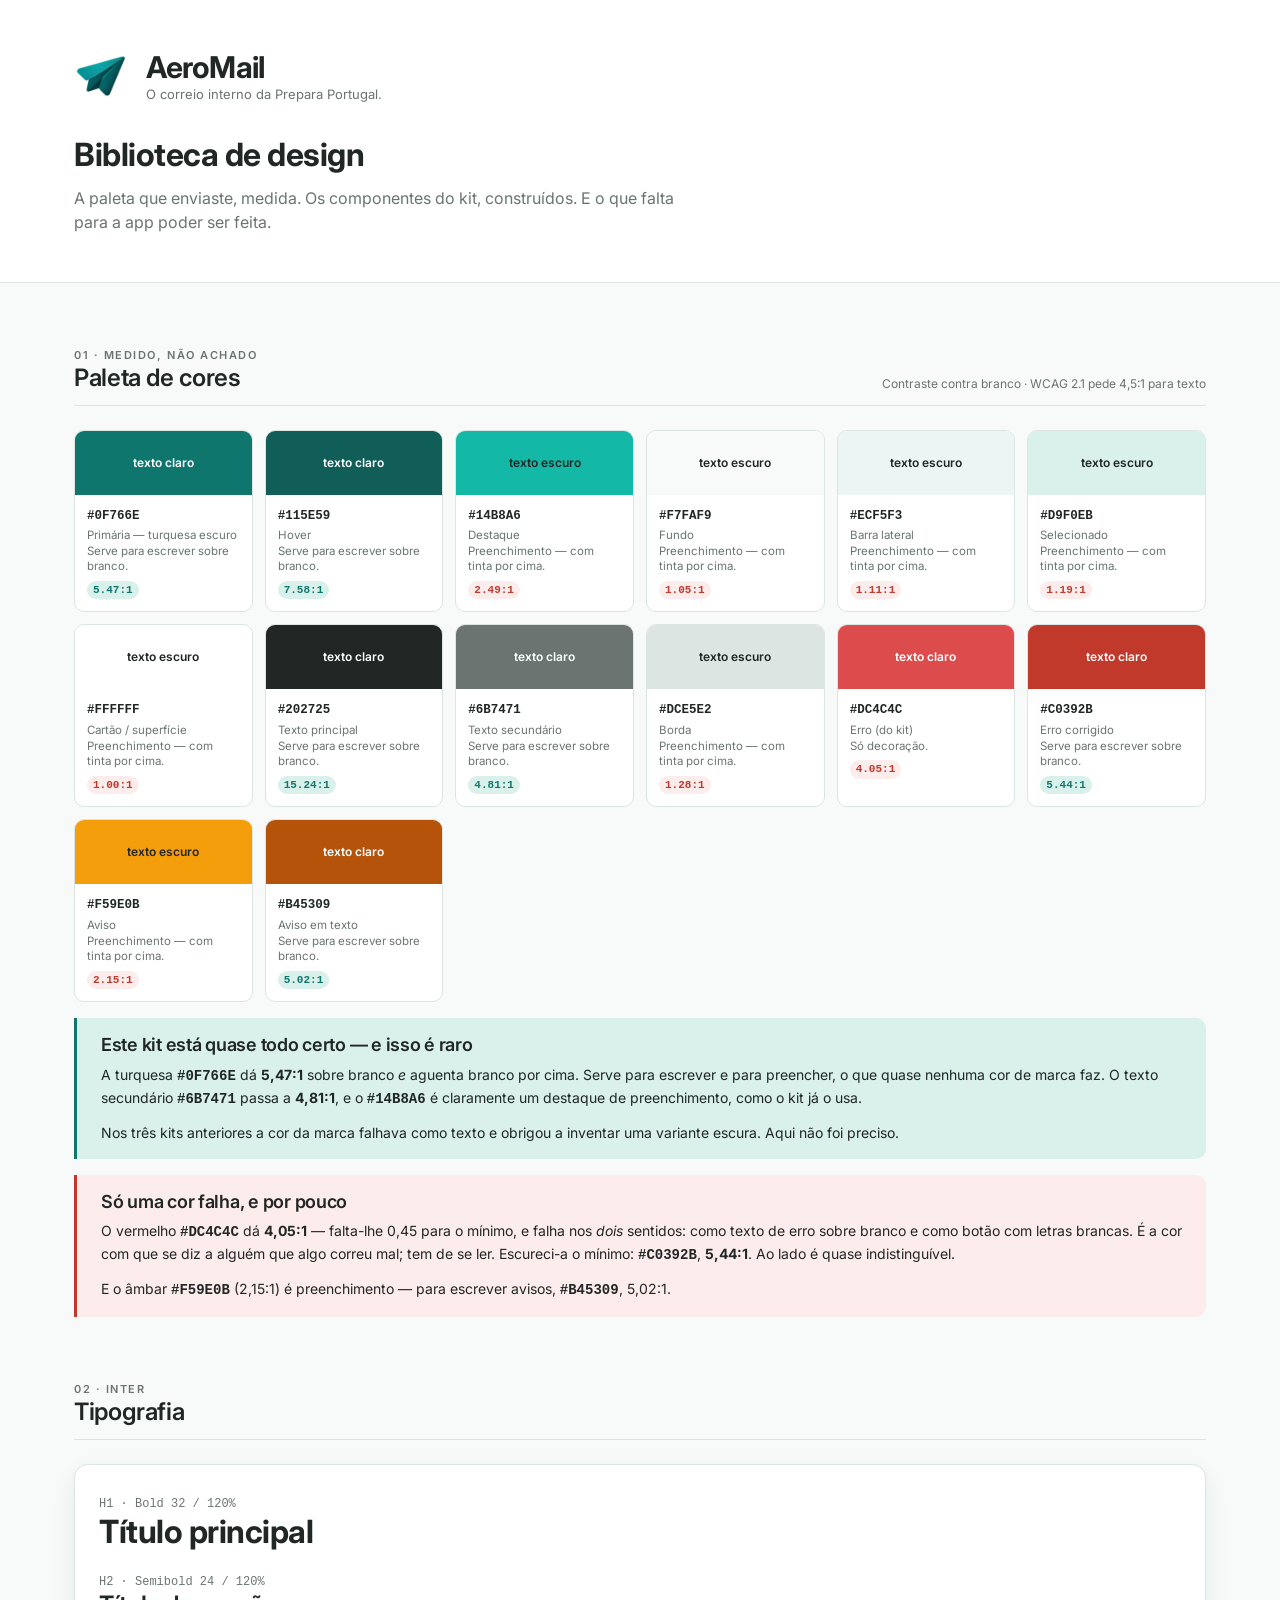
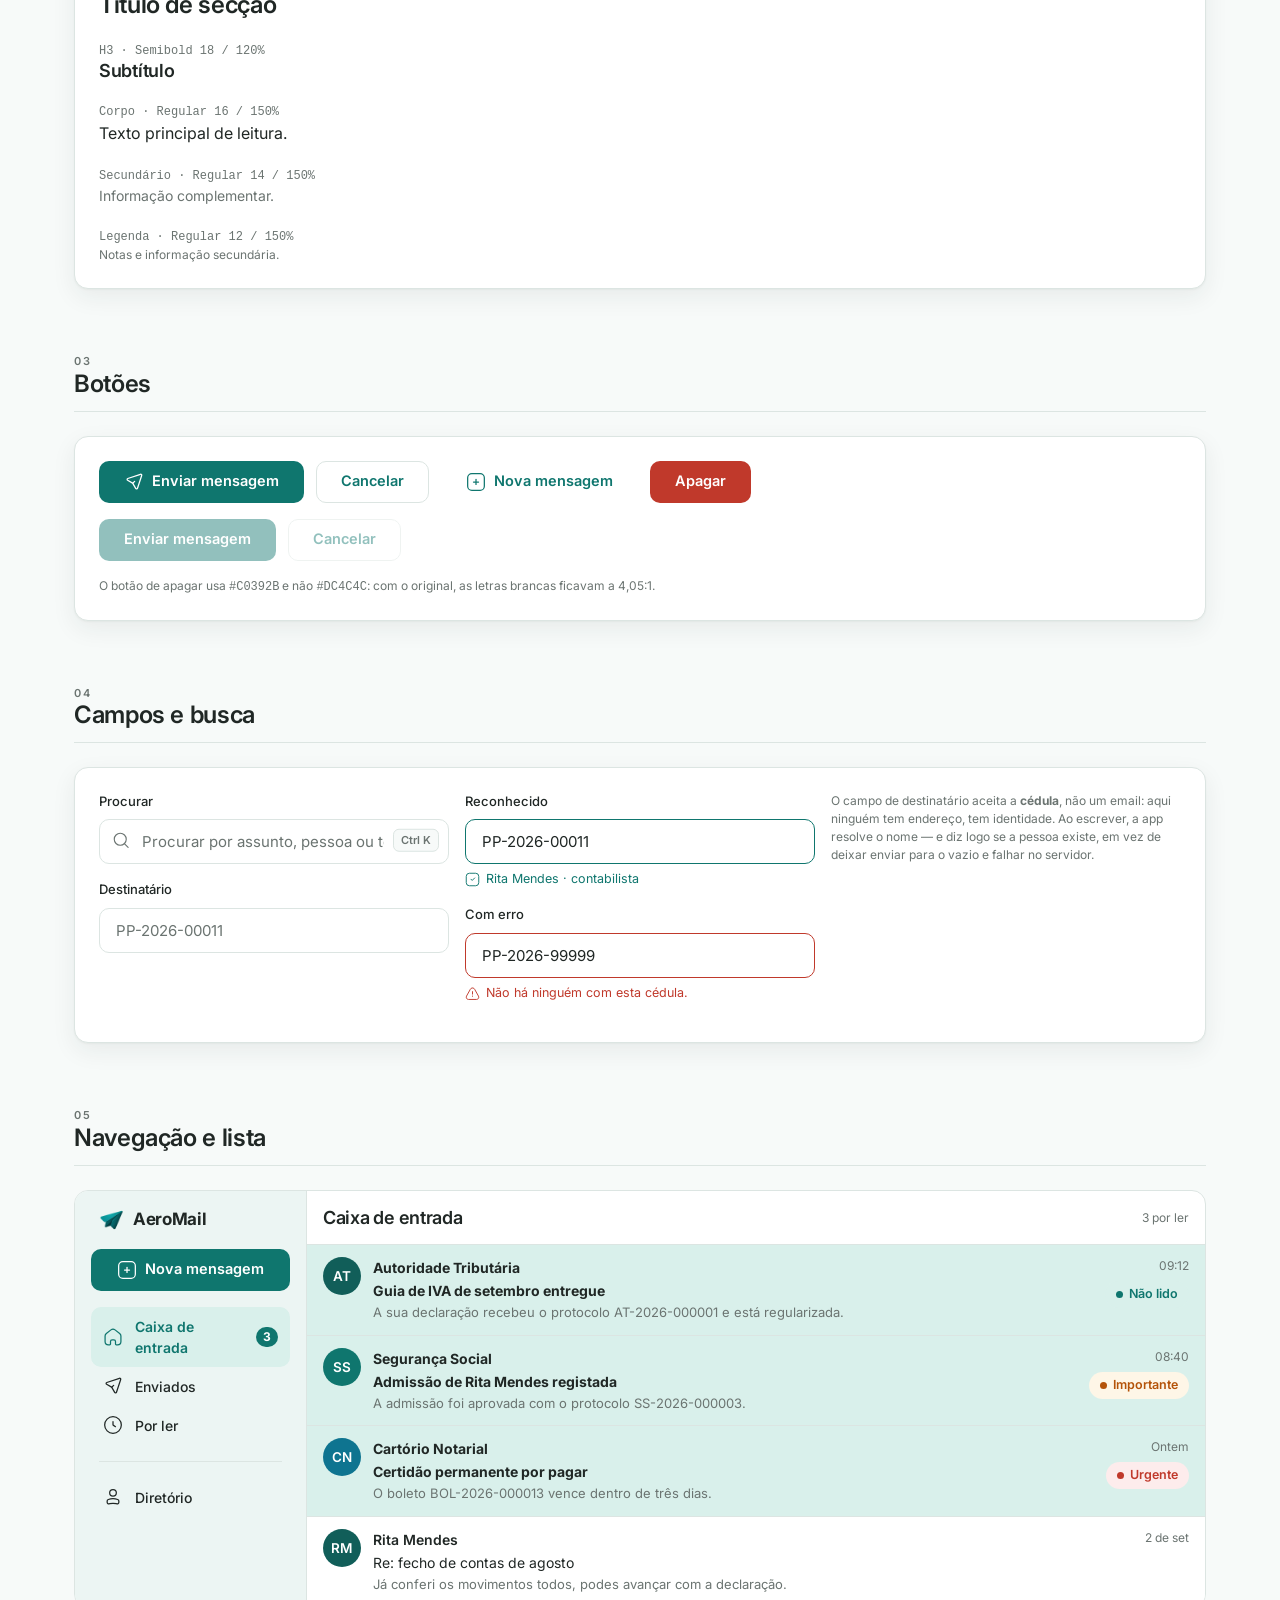
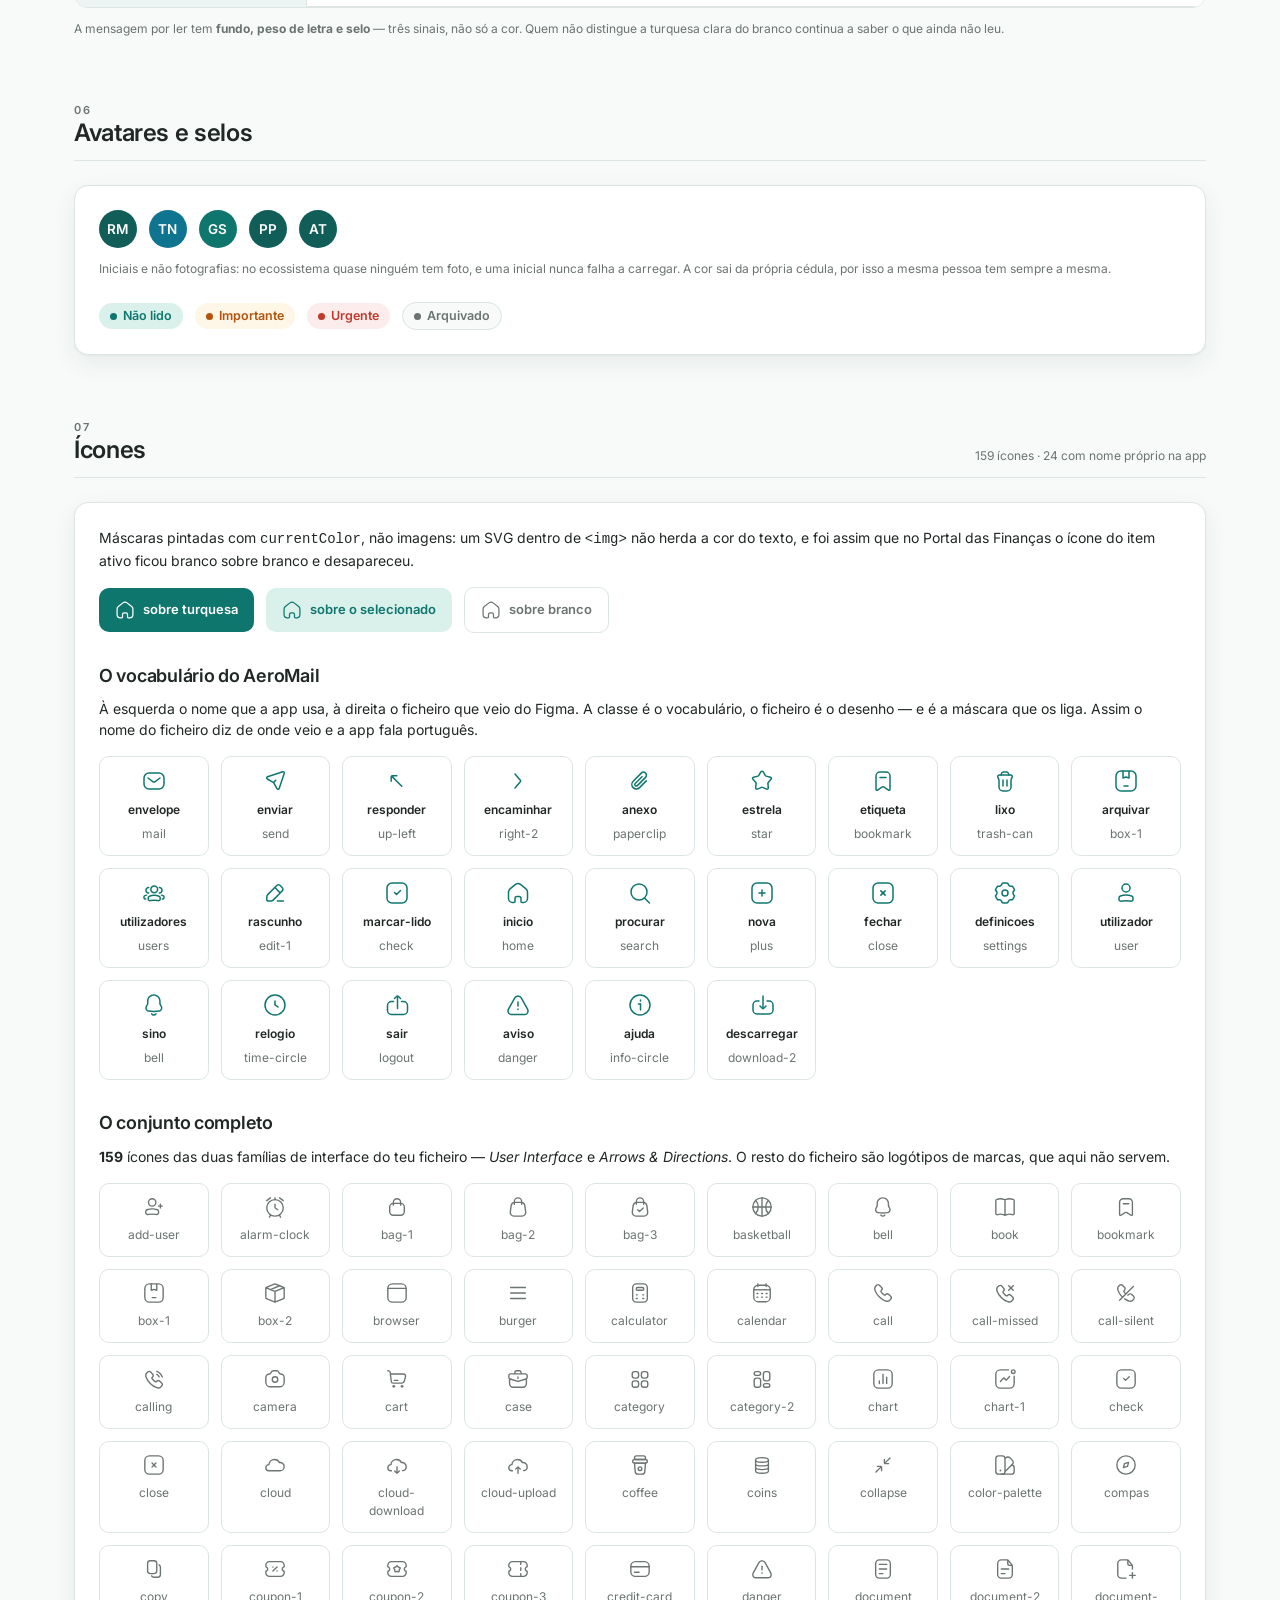
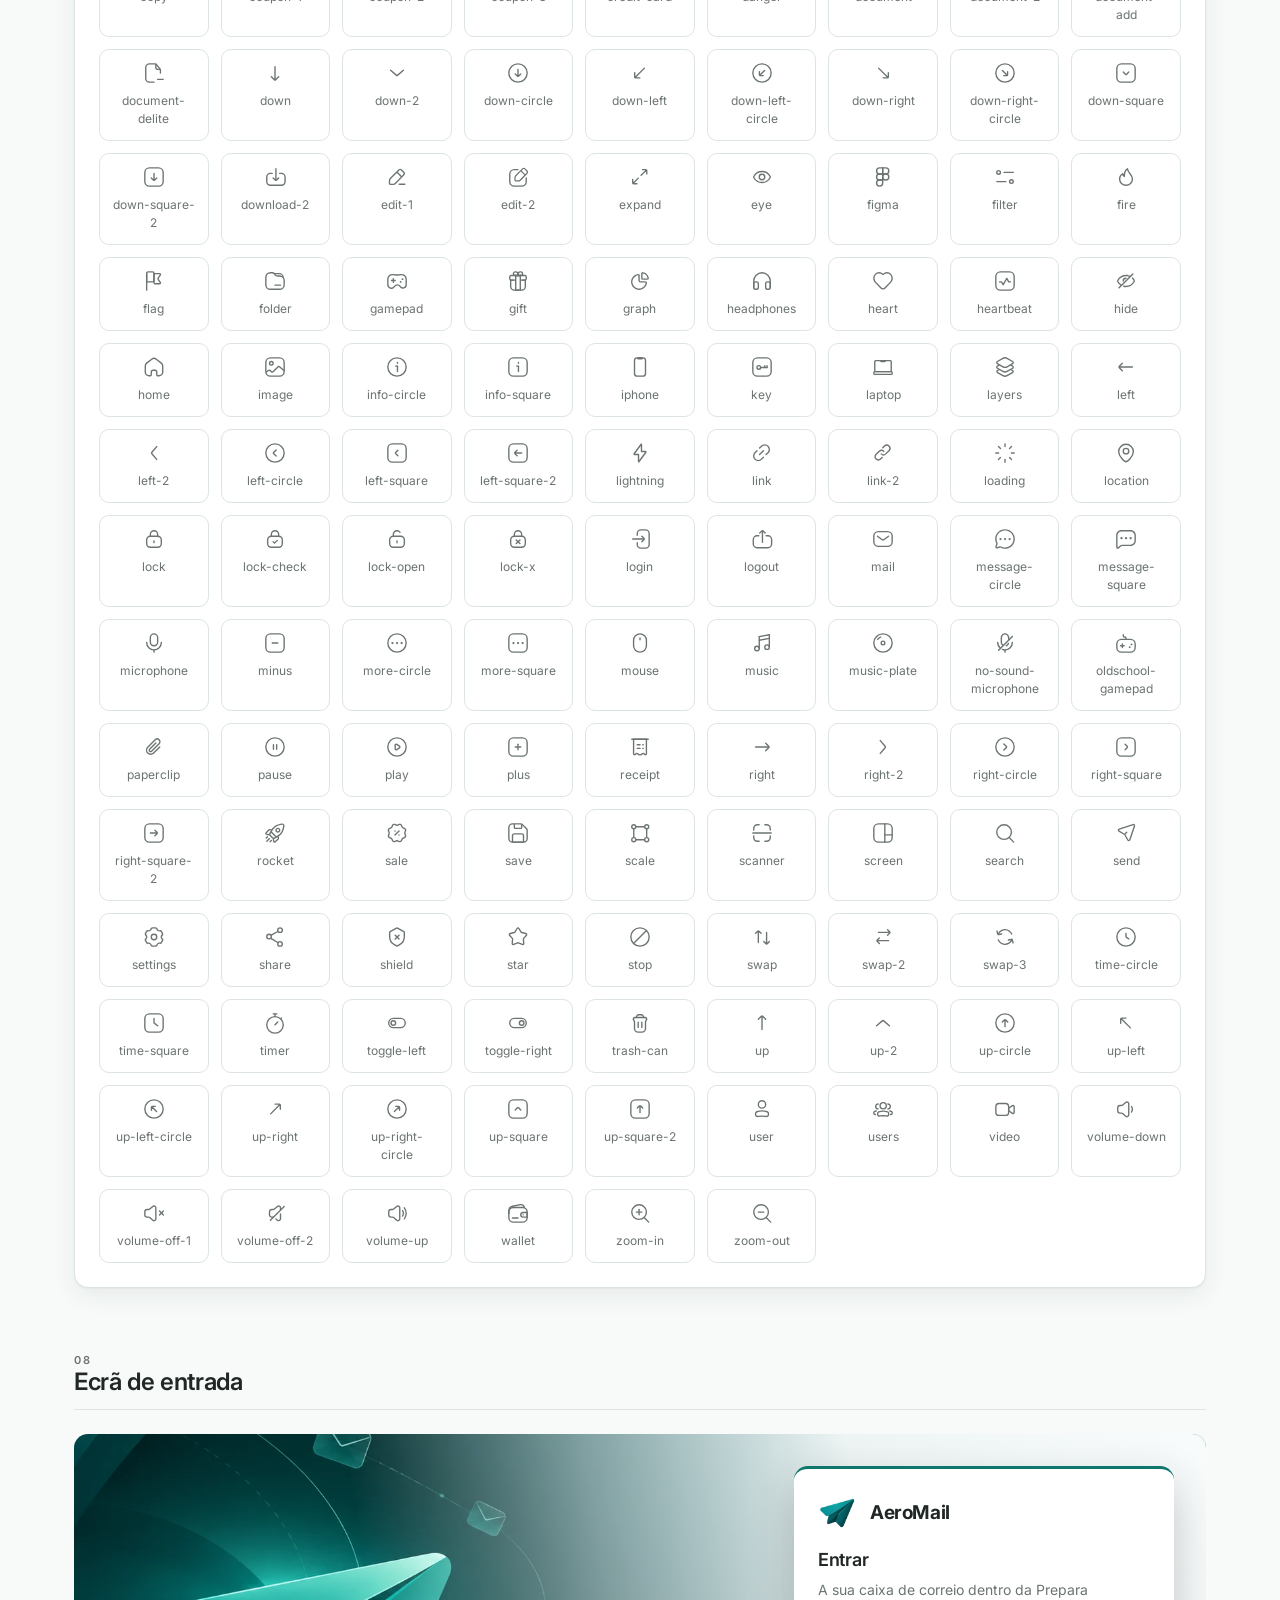
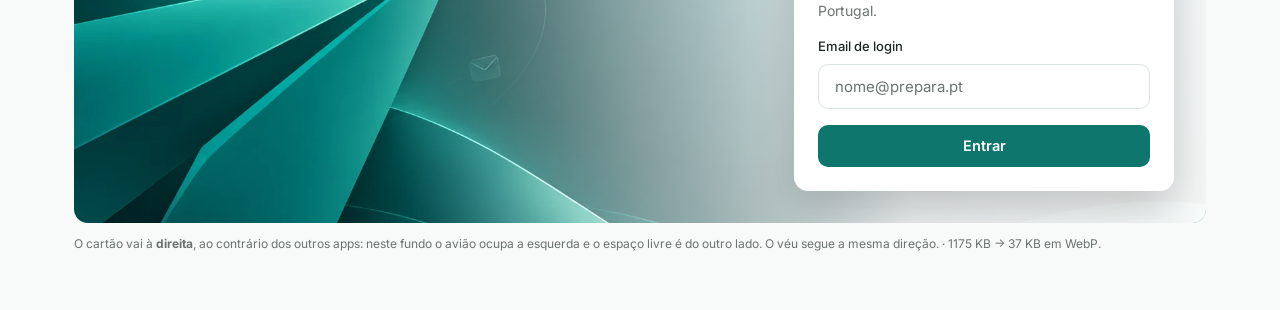
<file: biblioteca.html>
<!DOCTYPE html>
<html lang="pt-PT">
<head>
<meta charset="UTF-8" />
<meta name="viewport" content="width=device-width, initial-scale=1.0" />
<meta name="am-versao" content="e549c49372c9" />
<title>Biblioteca — AeroMail</title>
<link rel="icon" href="favicon-32.png" />
<link rel="preconnect" href="https://fonts.googleapis.com" />
<link rel="preconnect" href="https://fonts.gstatic.com" crossorigin />
<link rel="stylesheet" href="https://fonts.googleapis.com/css2?family=Inter:wght@400;500;600;700&display=swap" />
<style>
:root{
  /* ── a paleta do kit ────────────────────────────────────────────── */
  --am-primaria:#0F766E;      /* turquesa escuro — texto E fundo */
  --am-hover:#115E59;
  --am-destaque:#14B8A6;      /* PREENCHIMENTO, não texto */
  --am-fundo:#F7FAF9;
  --am-sidebar:#ECF5F3;
  --am-selecionado:#D9F0EB;
  --am-superficie:#FFFFFF;
  --am-tinta:#202725;
  --am-secundario:#6B7471;
  --am-borda:#DCE5E2;
  --am-erro:#DC4C4C;
  --am-aviso:#F59E0B;

  /* ── as duas correções que a medição obrigou ─────────────────────── */
  /* #DC4C4C dá 4,05:1 — falha por pouco, e falha nos dois sentidos.
     #C0392B é o mesmo vermelho, ligeiramente mais fundo: 5,44:1. */
  --am-erro-texto:#C0392B;
  /* #F59E0B é preenchimento (2,15:1). Para escrever, #B45309: 5,02:1. */
  --am-aviso-texto:#B45309;

  --am-erro-veu:#FDECEC;
  --am-aviso-veu:#FEF6E7;
  --am-ok-veu:#D9F0EB;

  --am-e1:4px; --am-e2:8px; --am-e3:12px; --am-e4:16px;
  --am-e5:24px; --am-e6:32px; --am-e7:48px; --am-e8:64px;
  --am-r:10px; --am-r-painel:14px;
  --am-sombra:0 1px 2px rgba(32,39,37,.04), 0 8px 24px rgba(32,39,37,.07);
  --am-fonte:"Inter", system-ui, -apple-system, "Segoe UI", sans-serif;
}
*{box-sizing:border-box}
body{margin:0;background:var(--am-fundo);color:var(--am-tinta);
     font:400 16px/1.5 var(--am-fonte);-webkit-font-smoothing:antialiased}
h1,h2,h3{margin:0;line-height:1.2;letter-spacing:-.015em}
h1{font-size:32px;font-weight:700} h2{font-size:24px;font-weight:600} h3{font-size:18px;font-weight:600}
p{margin:0}
a{color:var(--am-primaria)}
.env{max-width:1180px;margin:0 auto;padding:var(--am-e6) var(--am-e5) var(--am-e8)}
.sobre{font-size:11px;font-weight:600;letter-spacing:.14em;text-transform:uppercase;color:var(--am-secundario)}
.suave{color:var(--am-secundario)}
.pequeno{font-size:14px}
.legenda{font-size:12px;color:var(--am-secundario)}
.mono{font-family:ui-monospace,"SF Mono",Menlo,monospace;font-variant-numeric:tabular-nums}
section{margin-top:var(--am-e8)}
.cab{display:flex;align-items:flex-end;justify-content:space-between;gap:var(--am-e4);
     padding-bottom:var(--am-e3);border-bottom:1px solid var(--am-borda);margin-bottom:var(--am-e5)}
.painel{background:var(--am-superficie);border:1px solid var(--am-borda);
        border-radius:var(--am-r-painel);padding:var(--am-e5);box-shadow:var(--am-sombra)}
.grade{display:grid;gap:var(--am-e4);grid-template-columns:repeat(auto-fit,minmax(240px,1fr))}
.fila{display:flex;flex-wrap:wrap;gap:var(--am-e3);align-items:center}

/* ── topo ─────────────────────────────────────────────────────────── */
.topo{background:var(--am-superficie);border-bottom:1px solid var(--am-borda)}
.marca{display:flex;align-items:center;gap:var(--am-e4)}
.marca img{width:56px;height:56px;display:block}
.marca .nome{font-weight:700;font-size:30px;line-height:1;letter-spacing:-.03em}
.marca .nome small{display:block;font-weight:400;font-size:13px;letter-spacing:0;
                   color:var(--am-secundario);margin-top:6px}

/* ── paleta ───────────────────────────────────────────────────────── */
.cores{display:grid;gap:var(--am-e3);grid-template-columns:repeat(auto-fill,minmax(152px,1fr))}
.cor{border:1px solid var(--am-borda);border-radius:var(--am-r);overflow:hidden;background:#fff}
.cor .amostra{height:64px;display:grid;place-items:center;font-size:12px;font-weight:600}
.cor .ficha{padding:var(--am-e3)}
.cor .hex{font-family:ui-monospace,monospace;font-size:12.5px;font-weight:600}
.cor .uso{font-size:11.5px;color:var(--am-secundario);margin-top:3px;line-height:1.35}
.ratio{display:inline-block;font-family:ui-monospace,monospace;font-size:11px;font-weight:600;
       padding:1px 6px;border-radius:99px;margin-top:6px}
.passa{background:var(--am-ok-veu);color:var(--am-primaria)}
.falha{background:var(--am-erro-veu);color:var(--am-erro-texto)}

/* ── botões ───────────────────────────────────────────────────────── */
.botao{display:inline-flex;align-items:center;justify-content:center;gap:var(--am-e2);
       min-height:42px;padding:0 var(--am-e5);border:1px solid transparent;border-radius:var(--am-r);
       font:600 14.5px/1 var(--am-fonte);cursor:pointer;text-decoration:none;
       transition:background 120ms ease,border-color 120ms ease}
.botao-primario{background:var(--am-primaria);color:#fff}
.botao-primario:hover{background:var(--am-hover)}
.botao-secundario{background:transparent;color:var(--am-primaria);border-color:var(--am-borda)}
.botao-secundario:hover{background:var(--am-selecionado);border-color:var(--am-primaria)}
.botao-fantasma{background:transparent;color:var(--am-primaria)}
.botao-fantasma:hover{background:var(--am-selecionado)}
.botao-perigo{background:var(--am-erro-texto);color:#fff}
.botao-perigo:hover{background:#9C2E22}
.botao:disabled{opacity:.45;cursor:not-allowed}
.botao:focus-visible{outline:2px solid var(--am-primaria);outline-offset:2px}

/* ── campos ───────────────────────────────────────────────────────── */
.campo{margin-bottom:var(--am-e4)}
.campo label{display:block;font-size:13px;font-weight:500;margin-bottom:var(--am-e2)}
.campo input,.campo textarea,.campo select{
  width:100%;min-height:44px;padding:11px var(--am-e4);
  font:400 15px/1.4 var(--am-fonte);color:var(--am-tinta);background:#fff;
  border:1px solid var(--am-borda);border-radius:var(--am-r);
  transition:border-color 120ms ease,box-shadow 120ms ease}
.campo input::placeholder{color:var(--am-secundario);opacity:1}
.campo input:focus,.campo textarea:focus{outline:none;border-color:var(--am-primaria);
  box-shadow:0 0 0 3px rgba(15,118,110,.18)}
.campo.erro input{border-color:var(--am-erro-texto)}
.campo.sucesso input{border-color:var(--am-primaria)}
.campo .nota{font-size:12.5px;margin-top:6px;display:flex;align-items:center;gap:6px}
.campo.erro .nota{color:var(--am-erro-texto)}
.campo.sucesso .nota{color:var(--am-primaria)}
.busca{position:relative}
.busca input{padding-left:42px;padding-right:64px}
.busca .lupa{position:absolute;left:13px;top:50%;transform:translateY(-50%);
             width:18px;height:18px;background:var(--am-secundario);
             -webkit-mask:var(--i) center/contain no-repeat;mask:var(--i) center/contain no-repeat}
.atalho{position:absolute;right:10px;top:50%;transform:translateY(-50%);
        font-size:11px;font-weight:600;color:var(--am-secundario);
        border:1px solid var(--am-borda);border-radius:6px;padding:2px 7px;background:var(--am-fundo)}

/* ── ícones ───────────────────────────────────────────────────────── */
.icone{display:inline-block;width:20px;height:20px;flex-shrink:0;vertical-align:-4px;
       background-color:currentColor;
       -webkit-mask:var(--i) center/contain no-repeat;mask:var(--i) center/contain no-repeat}
.i-envelope { --i: url(web/icones/mail.svg); }
.i-enviar { --i: url(web/icones/send.svg); }
.i-responder { --i: url(web/icones/up-left.svg); }
.i-encaminhar { --i: url(web/icones/right-2.svg); }
.i-anexo { --i: url(web/icones/paperclip.svg); }
.i-estrela { --i: url(web/icones/star.svg); }
.i-etiqueta { --i: url(web/icones/bookmark.svg); }
.i-lixo { --i: url(web/icones/trash-can.svg); }
.i-arquivar { --i: url(web/icones/box-1.svg); }
.i-utilizadores { --i: url(web/icones/users.svg); }
.i-rascunho { --i: url(web/icones/edit-1.svg); }
.i-marcar-lido { --i: url(web/icones/check.svg); }
.i-inicio { --i: url(web/icones/home.svg); }
.i-procurar { --i: url(web/icones/search.svg); }
.i-nova { --i: url(web/icones/plus.svg); }
.i-fechar { --i: url(web/icones/close.svg); }
.i-definicoes { --i: url(web/icones/settings.svg); }
.i-utilizador { --i: url(web/icones/user.svg); }
.i-sino { --i: url(web/icones/bell.svg); }
.i-relogio { --i: url(web/icones/time-circle.svg); }
.i-sair { --i: url(web/icones/logout.svg); }
.i-aviso { --i: url(web/icones/danger.svg); }
.i-ajuda { --i: url(web/icones/info-circle.svg); }
.i-descarregar { --i: url(web/icones/download-2.svg); }
.icones{display:grid;gap:var(--am-e3);grid-template-columns:repeat(auto-fill,minmax(108px,1fr))}
.icone-ficha{text-align:center;padding:var(--am-e3);border:1px solid var(--am-borda);border-radius:var(--am-r)}
.icone-falta{border-style:dashed;color:var(--am-secundario);opacity:.75}
.icone-ficha .legenda{margin-top:6px;word-break:break-word}

/* ── barra lateral ────────────────────────────────────────────────── */
.demo{display:grid;grid-template-columns:232px minmax(0,1fr);border:1px solid var(--am-borda);
      border-radius:var(--am-r-painel);overflow:hidden;background:#fff}
.lateral{background:var(--am-sidebar);padding:var(--am-e4);border-right:1px solid var(--am-borda)}
.lateral .marca-mini{display:flex;align-items:center;gap:var(--am-e2);padding:0 var(--am-e2) var(--am-e4)}
.lateral .marca-mini img{width:26px;height:26px}
.lateral .marca-mini span{font-weight:700;font-size:17px;letter-spacing:-.02em}
.lateral a{display:flex;align-items:center;gap:var(--am-e3);padding:9px var(--am-e3);
  border-radius:var(--am-r);color:var(--am-tinta);text-decoration:none;font-size:14px;font-weight:500}
.lateral a:hover{background:var(--am-selecionado)}
.lateral a[aria-current="page"]{background:var(--am-selecionado);color:var(--am-primaria);font-weight:600}
.lateral .conta{margin-left:auto;font-size:12px;font-weight:700;
                background:var(--am-primaria);color:#fff;border-radius:99px;padding:1px 7px}
.lateral hr{border:0;border-top:1px solid var(--am-borda);margin:var(--am-e4) var(--am-e2)}

/* ── avatares ─────────────────────────────────────────────────────── */
.avatar{width:38px;height:38px;border-radius:50%;display:grid;place-items:center;
        font-weight:600;font-size:13.5px;color:#fff;flex-shrink:0;letter-spacing:.02em}

/* ── selos ────────────────────────────────────────────────────────── */
.selo{display:inline-flex;align-items:center;gap:6px;padding:4px 11px;border-radius:99px;
      font-size:12.5px;font-weight:600}
.selo .ponto{width:7px;height:7px;border-radius:50%;background:currentColor}
.selo-nao-lido{background:var(--am-ok-veu);color:var(--am-primaria)}
.selo-importante{background:var(--am-aviso-veu);color:var(--am-aviso-texto)}
.selo-urgente{background:var(--am-erro-veu);color:var(--am-erro-texto)}
.selo-neutro{background:var(--am-fundo);color:var(--am-secundario);border:1px solid var(--am-borda)}

/* ── item de correio ──────────────────────────────────────────────── */
.item{display:flex;align-items:flex-start;gap:var(--am-e3);padding:var(--am-e3) var(--am-e4);
      border-bottom:1px solid var(--am-borda);cursor:pointer;background:#fff}
.item:hover{background:var(--am-fundo)}
.item[data-nao-lido="true"]{background:var(--am-selecionado)}
.item[data-nao-lido="true"] .de,.item[data-nao-lido="true"] .assunto{font-weight:700}
.item .de{font-size:14px;font-weight:600}
.item .assunto{font-size:14px;margin-top:2px}
.item .excerto{font-size:13px;color:var(--am-secundario);margin-top:2px;
               overflow:hidden;text-overflow:ellipsis;white-space:nowrap}
.item .hora{font-size:12px;color:var(--am-secundario);white-space:nowrap}
.lista{border:1px solid var(--am-borda);border-radius:var(--am-r-painel);overflow:hidden}
.lista .item:last-child{border-bottom:0}

/* ── entrada ──────────────────────────────────────────────────────── */
.entrada{position:relative;min-height:340px;display:flex;align-items:center;
         justify-content:flex-end;padding:var(--am-e6);
         background:url('web/marca/fundo-entrada.webp') center/cover;
         border-radius:var(--am-r-painel);overflow:hidden}
/* O avião do fundo está à ESQUERDA e o espaço livre à direita — ao
   contrário dos outros apps, o cartão assenta à direita. */
.entrada::before{content:'';position:absolute;inset:0;
  background:linear-gradient(260deg, rgba(255,255,255,.97) 0%, rgba(255,255,255,.93) 30%,
             rgba(255,255,255,.5) 52%, rgba(255,255,255,0) 72%)}
.entrada-cartao{position:relative;width:100%;max-width:380px;background:#fff;
  border-radius:var(--am-r-painel);border-top:3px solid var(--am-primaria);
  box-shadow:0 18px 44px rgba(32,39,37,.24);padding:var(--am-e5)}

.aviso-caixa{background:var(--am-selecionado);border-left:3px solid var(--am-primaria);
             border-radius:0 var(--am-r) var(--am-r) 0;padding:var(--am-e4) var(--am-e5);
             margin-top:var(--am-e4)}
</style>
</head>
<body>

<header class="topo">
  <div class="env" style="padding-block:var(--am-e7)">
    <div class="marca">
      <picture>
        <source srcset="web/marca/am-marca.webp" type="image/webp" />
        <img src="web/marca/am-marca.png" alt="" width="56" height="56" />
      </picture>
      <div class="nome">AeroMail<small>O correio interno da Prepara Portugal.</small></div>
    </div>
    <h1 style="margin-top:var(--am-e6);max-width:20ch">Biblioteca de design</h1>
    <p class="suave" style="margin-top:var(--am-e3);max-width:62ch">
      A paleta que enviaste, medida. Os componentes do kit, construídos. E o
      que falta para a app poder ser feita.
    </p>
  </div>
</header>

<div class="env">

<!-- ═══ 01. PALETA ═══════════════════════════════════════════════ -->
<section style="margin-top:var(--am-e6)">
  <div class="cab">
    <div><p class="sobre">01 · medido, não achado</p><h2>Paleta de cores</h2></div>
    <p class="legenda">Contraste contra branco · WCAG 2.1 pede 4,5:1 para texto</p>
  </div>

  <div class="cores" id="cores"></div>

  <div class="aviso-caixa">
    <h3>Este kit está quase todo certo — e isso é raro</h3>
    <p class="pequeno" style="margin-top:var(--am-e2)">
      A turquesa <strong class="mono">#0F766E</strong> dá <strong>5,47:1</strong>
      sobre branco <em>e</em> aguenta branco por cima. Serve para escrever e para
      preencher, o que quase nenhuma cor de marca faz. O texto secundário
      <strong class="mono">#6B7471</strong> passa a <strong>4,81:1</strong>, e o
      <strong class="mono">#14B8A6</strong> é claramente um destaque de
      preenchimento, como o kit já o usa.
    </p>
    <p class="pequeno" style="margin-top:var(--am-e3)">
      Nos três kits anteriores a cor da marca falhava como texto e obrigou a
      inventar uma variante escura. Aqui não foi preciso.
    </p>
  </div>

  <div class="aviso-caixa" style="border-left-color:var(--am-erro-texto);background:var(--am-erro-veu)">
    <h3>Só uma cor falha, e por pouco</h3>
    <p class="pequeno" style="margin-top:var(--am-e2)">
      O vermelho <strong class="mono">#DC4C4C</strong> dá <strong>4,05:1</strong> —
      falta-lhe 0,45 para o mínimo, e falha nos <em>dois</em> sentidos: como texto
      de erro sobre branco e como botão com letras brancas. É a cor com que se
      diz a alguém que algo correu mal; tem de se ler.
      Escureci-a o mínimo: <strong class="mono">#C0392B</strong>, <strong>5,44:1</strong>.
      Ao lado é quase indistinguível.
    </p>
    <p class="pequeno" style="margin-top:var(--am-e3)">
      E o âmbar <strong class="mono">#F59E0B</strong> (2,15:1) é preenchimento —
      para escrever avisos, <strong class="mono">#B45309</strong>, 5,02:1.
    </p>
  </div>
</section>

<!-- ═══ 02. TIPOGRAFIA ═══════════════════════════════════════════ -->
<section>
  <div class="cab"><div><p class="sobre">02 · Inter</p><h2>Tipografia</h2></div></div>
  <div class="painel" style="display:grid;gap:var(--am-e4)">
    <div><span class="legenda mono">H1 · Bold 32 / 120%</span><h1>Título principal</h1></div>
    <div><span class="legenda mono">H2 · Semibold 24 / 120%</span><h2>Título de secção</h2></div>
    <div><span class="legenda mono">H3 · Semibold 18 / 120%</span><h3>Subtítulo</h3></div>
    <div><span class="legenda mono">Corpo · Regular 16 / 150%</span><p>Texto principal de leitura.</p></div>
    <div><span class="legenda mono">Secundário · Regular 14 / 150%</span><p class="pequeno suave">Informação complementar.</p></div>
    <div><span class="legenda mono">Legenda · Regular 12 / 150%</span><p class="legenda">Notas e informação secundária.</p></div>
  </div>
</section>

<!-- ═══ 03. BOTÕES ═══════════════════════════════════════════════ -->
<section>
  <div class="cab"><div><p class="sobre">03</p><h2>Botões</h2></div></div>
  <div class="painel">
    <div class="fila">
      <button class="botao botao-primario">
        <span class="icone i-enviar"></span>Enviar mensagem</button>
      <button class="botao botao-secundario">Cancelar</button>
      <button class="botao botao-fantasma"><span class="icone i-nova"></span>Nova mensagem</button>
      <button class="botao botao-perigo">Apagar</button>
    </div>
    <div class="fila" style="margin-top:var(--am-e4)">
      <button class="botao botao-primario" disabled>Enviar mensagem</button>
      <button class="botao botao-secundario" disabled>Cancelar</button>
    </div>
    <p class="legenda" style="margin-top:var(--am-e4)">
      O botão de apagar usa <span class="mono">#C0392B</span> e não
      <span class="mono">#DC4C4C</span>: com o original, as letras brancas
      ficavam a 4,05:1.
    </p>
  </div>
</section>

<!-- ═══ 04. CAMPOS E BUSCA ═══════════════════════════════════════ -->
<section>
  <div class="cab"><div><p class="sobre">04</p><h2>Campos e busca</h2></div></div>
  <div class="painel grade">
    <div>
      <div class="campo busca">
        <label for="b">Procurar</label>
        <span class="lupa" style="--i:url(web/icones/search.svg);top:calc(50% + 12px)"></span>
        <input id="b" placeholder="Procurar por assunto, pessoa ou texto…" />
        <span class="atalho" style="top:calc(50% + 12px)">Ctrl K</span>
      </div>
      <div class="campo">
        <label for="d">Destinatário</label>
        <input id="d" class="mono" placeholder="PP-2026-00011" />
      </div>
    </div>
    <div>
      <div class="campo sucesso">
        <label for="ok">Reconhecido</label>
        <input id="ok" class="mono" value="PP-2026-00011" />
        <p class="nota"><span class="icone i-marcar-lido" style="width:15px;height:15px"></span>
          Rita Mendes · contabilista</p>
      </div>
      <div class="campo erro">
        <label for="er">Com erro</label>
        <input id="er" class="mono" value="PP-2026-99999" aria-invalid="true" />
        <p class="nota"><span class="icone i-aviso" style="width:15px;height:15px"></span>
          Não há ninguém com esta cédula.</p>
      </div>
    </div>
    <div>
      <p class="legenda">
        O campo de destinatário aceita a <strong>cédula</strong>, não um email:
        aqui ninguém tem endereço, tem identidade. Ao escrever, a app resolve o
        nome — e diz logo se a pessoa existe, em vez de deixar enviar para o
        vazio e falhar no servidor.
      </p>
    </div>
  </div>
</section>

<!-- ═══ 05. BARRA LATERAL ════════════════════════════════════════ -->
<section>
  <div class="cab"><div><p class="sobre">05</p><h2>Navegação e lista</h2></div></div>
  <div class="demo">
    <aside class="lateral">
      <div class="marca-mini">
        <img src="web/marca/am-marca.png" alt="" />
        <span>AeroMail</span>
      </div>
      <button class="botao botao-primario" style="width:100%;margin-bottom:var(--am-e4)">
        <span class="icone i-nova"></span>Nova mensagem</button>
      <a href="#" aria-current="page"><span class="icone i-inicio"></span>Caixa de entrada
        <span class="conta">3</span></a>
      <a href="#"><span class="icone i-enviar"></span>Enviados</a>
      <a href="#"><span class="icone i-relogio"></span>Por ler</a>
      <hr />
      <a href="#"><span class="icone i-utilizador"></span>Diretório</a>
    </aside>

    <div>
      <div style="padding:var(--am-e4);border-bottom:1px solid var(--am-borda);
                  display:flex;align-items:center;justify-content:space-between">
        <h3 style="margin:0">Caixa de entrada</h3>
        <span class="legenda">3 por ler</span>
      </div>
      <div id="lista-demo"></div>
    </div>
  </div>
  <p class="legenda" style="margin-top:var(--am-e3)">
    A mensagem por ler tem <strong>fundo, peso de letra e selo</strong> — três
    sinais, não só a cor. Quem não distingue a turquesa clara do branco continua
    a saber o que ainda não leu.
  </p>
</section>

<!-- ═══ 06. AVATARES E SELOS ═════════════════════════════════════ -->
<section>
  <div class="cab"><div><p class="sobre">06</p><h2>Avatares e selos</h2></div></div>
  <div class="painel">
    <div class="fila" id="avatares"></div>
    <p class="legenda" style="margin-top:var(--am-e3)">
      Iniciais e não fotografias: no ecossistema quase ninguém tem foto, e uma
      inicial nunca falha a carregar. A cor sai da própria cédula, por isso a
      mesma pessoa tem sempre a mesma.
    </p>
    <div class="fila" style="margin-top:var(--am-e5)">
      <span class="selo selo-nao-lido"><span class="ponto"></span>Não lido</span>
      <span class="selo selo-importante"><span class="ponto"></span>Importante</span>
      <span class="selo selo-urgente"><span class="ponto"></span>Urgente</span>
      <span class="selo selo-neutro"><span class="ponto"></span>Arquivado</span>
    </div>
  </div>
</section>

<!-- ═══ 07. ÍCONES ═══════════════════════════════════════════════ -->
<section>
  <div class="cab">
    <div><p class="sobre">07</p><h2>Ícones</h2></div>
    <p class="legenda" id="conta-icones"></p>
  </div>
  <div class="painel">
    <p class="pequeno">
      Máscaras pintadas com <span class="mono">currentColor</span>, não imagens:
      um SVG dentro de <span class="mono">&lt;img&gt;</span> não herda a cor do
      texto, e foi assim que no Portal das Finanças o ícone do item ativo ficou
      branco sobre branco e desapareceu.
    </p>

    <div class="fila" style="margin-top:var(--am-e4)">
      <div style="background:var(--am-primaria);color:#fff;padding:12px 16px;border-radius:var(--am-r);
                  display:flex;gap:8px;align-items:center;font-size:13px;font-weight:600">
        <span class="icone i-inicio"></span>sobre turquesa</div>
      <div style="background:var(--am-selecionado);color:var(--am-primaria);padding:12px 16px;
                  border-radius:var(--am-r);display:flex;gap:8px;align-items:center;font-size:13px;font-weight:600">
        <span class="icone i-inicio"></span>sobre o selecionado</div>
      <div style="background:#fff;color:var(--am-secundario);border:1px solid var(--am-borda);
                  padding:12px 16px;border-radius:var(--am-r);display:flex;gap:8px;align-items:center;
                  font-size:13px;font-weight:600">
        <span class="icone i-inicio"></span>sobre branco</div>
    </div>

    <h3 style="margin:var(--am-e6) 0 var(--am-e3)">O vocabulário do AeroMail</h3>
    <p class="pequeno" style="margin-bottom:var(--am-e4)">
      À esquerda o nome que a app usa, à direita o ficheiro que veio do Figma.
      A classe é o vocabulário, o ficheiro é o desenho — e é a máscara que os
      liga. Assim o nome do ficheiro diz de onde veio e a app fala português.
    </p>
    <div class="icones" id="icones-vocab"></div>

    <h3 style="margin:var(--am-e6) 0 var(--am-e3)">O conjunto completo</h3>
    <p class="pequeno" style="margin-bottom:var(--am-e4)">
      <strong id="conta-total"></strong> ícones das duas famílias de interface
      do teu ficheiro — <em>User Interface</em> e <em>Arrows &amp; Directions</em>.
      O resto do ficheiro são logótipos de marcas, que aqui não servem.
    </p>
    <div class="icones" id="icones"></div>
  </section>

<!-- ═══ 08. ENTRADA ══════════════════════════════════════════════ -->
<section>
  <div class="cab"><div><p class="sobre">08</p><h2>Ecrã de entrada</h2></div></div>
  <div class="entrada">
    <div class="entrada-cartao">
      <div style="display:flex;align-items:center;gap:var(--am-e3);margin-bottom:var(--am-e4)">
        <img src="web/marca/am-marca.png" alt="" width="40" height="40" />
        <div style="font-weight:700;font-size:19px;letter-spacing:-.02em">AeroMail</div>
      </div>
      <h3 style="margin-bottom:var(--am-e2)">Entrar</h3>
      <p class="pequeno suave" style="margin-bottom:var(--am-e4)">
        A sua caixa de correio dentro da Prepara Portugal.
      </p>
      <div class="campo"><label>Email de login</label>
        <input placeholder="nome@prepara.pt" /></div>
      <button class="botao botao-primario" style="width:100%">Entrar</button>
    </div>
  </div>
  <p class="legenda" style="margin-top:var(--am-e3)">
    O cartão vai à <strong>direita</strong>, ao contrário dos outros apps: neste
    fundo o avião ocupa a esquerda e o espaço livre é do outro lado. O véu segue
    a mesma direção. · 1175 KB → 37 KB em WebP.
  </p>
</section>

</div>

<script>
// ── a paleta, medida no browser ────────────────────────────────────
const PALETA = [
  ['#0F766E','Primária — turquesa escuro'], ['#115E59','Hover'],
  ['#14B8A6','Destaque'], ['#F7FAF9','Fundo'], ['#ECF5F3','Barra lateral'],
  ['#D9F0EB','Selecionado'], ['#FFFFFF','Cartão / superfície'],
  ['#202725','Texto principal'], ['#6B7471','Texto secundário'],
  ['#DCE5E2','Borda'], ['#DC4C4C','Erro (do kit)'],
  ['#C0392B','Erro corrigido'], ['#F59E0B','Aviso'], ['#B45309','Aviso em texto'],
];

function lum(hex) {
  const v = [1,3,5].map(i => parseInt(hex.substr(i,2),16)/255)
    .map(c => c <= 0.03928 ? c/12.92 : Math.pow((c+0.055)/1.055, 2.4));
  return 0.2126*v[0] + 0.7152*v[1] + 0.0722*v[2];
}
function contraste(a,b){const la=lum(a),lb=lum(b);
  return (Math.max(la,lb)+0.05)/(Math.min(la,lb)+0.05);}

document.getElementById('cores').innerHTML = PALETA.map(([hex, nome]) => {
  const cb = contraste(hex,'#FFFFFF'), ct = contraste(hex,'#202725');
  const claroPorCima = cb < ct;
  const uso = cb >= 4.5 ? 'Serve para escrever sobre branco.'
    : (ct >= 4.5 ? 'Preenchimento — com tinta por cima.' : 'Só decoração.');
  return `
    <div class="cor">
      <div class="amostra" style="background:${hex};color:${claroPorCima ? '#202725' : '#FFFFFF'}">
        ${claroPorCima ? 'texto escuro' : 'texto claro'}
      </div>
      <div class="ficha">
        <div class="hex">${hex}</div>
        <div class="uso">${nome}<br />${uso}</div>
        <span class="ratio ${cb >= 4.5 ? 'passa' : 'falha'}">${cb.toFixed(2)}:1</span>
      </div>
    </div>`;
}).join('');

// ── ícones ─────────────────────────────────────────────────────────
const VOCAB = [["envelope", "mail"], ["enviar", "send"], ["responder", "up-left"], ["encaminhar", "right-2"], ["anexo", "paperclip"], ["estrela", "star"], ["etiqueta", "bookmark"], ["lixo", "trash-can"], ["arquivar", "box-1"], ["utilizadores", "users"], ["rascunho", "edit-1"], ["marcar-lido", "check"], ["inicio", "home"], ["procurar", "search"], ["nova", "plus"], ["fechar", "close"], ["definicoes", "settings"], ["utilizador", "user"], ["sino", "bell"], ["relogio", "time-circle"], ["sair", "logout"], ["aviso", "danger"], ["ajuda", "info-circle"], ["descarregar", "download-2"]];
const TODOS = ["add-user", "alarm-clock", "bag-1", "bag-2", "bag-3", "basketball", "bell", "book", "bookmark", "box-1", "box-2", "browser", "burger", "calculator", "calendar", "call", "call-missed", "call-silent", "calling", "camera", "cart", "case", "category", "category-2", "chart", "chart-1", "check", "close", "cloud", "cloud-download", "cloud-upload", "coffee", "coins", "collapse", "color-palette", "compas", "copy", "coupon-1", "coupon-2", "coupon-3", "credit-card", "danger", "document", "document-2", "document-add", "document-delite", "down", "down-2", "down-circle", "down-left", "down-left-circle", "down-right", "down-right-circle", "down-square", "down-square-2", "download-2", "edit-1", "edit-2", "expand", "eye", "figma", "filter", "fire", "flag", "folder", "gamepad", "gift", "graph", "headphones", "heart", "heartbeat", "hide", "home", "image", "info-circle", "info-square", "iphone", "key", "laptop", "layers", "left", "left-2", "left-circle", "left-square", "left-square-2", "lightning", "link", "link-2", "loading", "location", "lock", "lock-check", "lock-open", "lock-x", "login", "logout", "mail", "message-circle", "message-square", "microphone", "minus", "more-circle", "more-square", "mouse", "music", "music-plate", "no-sound-microphone", "oldschool-gamepad", "paperclip", "pause", "play", "plus", "receipt", "right", "right-2", "right-circle", "right-square", "right-square-2", "rocket", "sale", "save", "scale", "scanner", "screen", "search", "send", "settings", "share", "shield", "star", "stop", "swap", "swap-2", "swap-3", "time-circle", "time-square", "timer", "toggle-left", "toggle-right", "trash-can", "up", "up-2", "up-circle", "up-left", "up-left-circle", "up-right", "up-right-circle", "up-square", "up-square-2", "user", "users", "video", "volume-down", "volume-off-1", "volume-off-2", "volume-up", "wallet", "zoom-in", "zoom-out"];

document.getElementById('conta-icones').textContent =
  `${TODOS.length} ícones · ${VOCAB.length} com nome próprio na app`;
document.getElementById('conta-total').textContent = TODOS.length;

document.getElementById('icones-vocab').innerHTML = VOCAB.map(([pt, en]) => `
  <div class="icone-ficha">
    <span class="icone" style="--i:url(web/icones/${en}.svg);width:24px;height:24px;color:var(--am-primaria)"></span>
    <div class="legenda" style="font-weight:600;color:var(--am-tinta)">${pt}</div>
    <div class="legenda">${en}</div>
  </div>`).join('');

document.getElementById('icones').innerHTML = TODOS.map(n => `
  <div class="icone-ficha">
    <span class="icone" style="--i:url(web/icones/${n}.svg);width:22px;height:22px;color:var(--am-secundario)"></span>
    <div class="legenda">${n}</div>
  </div>`).join('');

// ── avatares: a cor sai da cédula ──────────────────────────────────
const TONS = ['#0F766E','#115E59','#0E7490','#5B4B8A','#9A6A1E','#8A3B3B','#2F6B4F'];
function avatar(nome, cedula) {
  const iniciais = nome.split(' ').filter(Boolean).slice(0,2)
    .map(p => p[0].toUpperCase()).join('');
  let soma = 0;
  for (const c of cedula) soma = (soma + c.charCodeAt(0)) % 997;
  return `<div class="avatar" style="background:${TONS[soma % TONS.length]}"
               title="${nome}">${iniciais}</div>`;
}
document.getElementById('avatares').innerHTML = [
  ['Rita Mendes','PP-2026-00011'], ['Tiago Nunes','PP-2026-00012'],
  ['Germano Silva','PP-2026-00010'], ['Professor Prepara','PP-2026-00002'],
  ['Autoridade Tributária','EP-2026-00006'],
].map(([n,c]) => avatar(n,c)).join('');

// ── a lista de correio ─────────────────────────────────────────────
const CORREIO = [
  { de:'Autoridade Tributária', cedula:'EP-2026-00006', naoLido:true, hora:'09:12',
    assunto:'Guia de IVA de setembro entregue', selo:'nao-lido',
    excerto:'A sua declaração recebeu o protocolo AT-2026-000001 e está regularizada.' },
  { de:'Segurança Social', cedula:'EP-2026-00005', naoLido:true, hora:'08:40',
    assunto:'Admissão de Rita Mendes registada', selo:'importante',
    excerto:'A admissão foi aprovada com o protocolo SS-2026-000003.' },
  { de:'Cartório Notarial', cedula:'EP-2026-00007', naoLido:true, hora:'Ontem',
    assunto:'Certidão permanente por pagar', selo:'urgente',
    excerto:'O boleto BOL-2026-000013 vence dentro de três dias.' },
  { de:'Rita Mendes', cedula:'PP-2026-00011', naoLido:false, hora:'2 de set',
    assunto:'Re: fecho de contas de agosto', selo:null,
    excerto:'Já conferi os movimentos todos, podes avançar com a declaração.' },
];
document.getElementById('lista-demo').innerHTML = CORREIO.map(m => `
  <div class="item" data-nao-lido="${m.naoLido}">
    ${avatar(m.de, m.cedula)}
    <div style="flex:1;min-width:0">
      <div class="de">${m.de}</div>
      <div class="assunto">${m.assunto}</div>
      <div class="excerto">${m.excerto}</div>
    </div>
    <div style="text-align:right;display:flex;flex-direction:column;align-items:flex-end;gap:6px">
      <span class="hora">${m.hora}</span>
      ${m.selo ? `<span class="selo selo-${m.selo}"><span class="ponto"></span>${
        {'nao-lido':'Não lido','importante':'Importante','urgente':'Urgente'}[m.selo]}</span>` : ''}
    </div>
  </div>`).join('');
</script>
</body>
</html>
</file>
